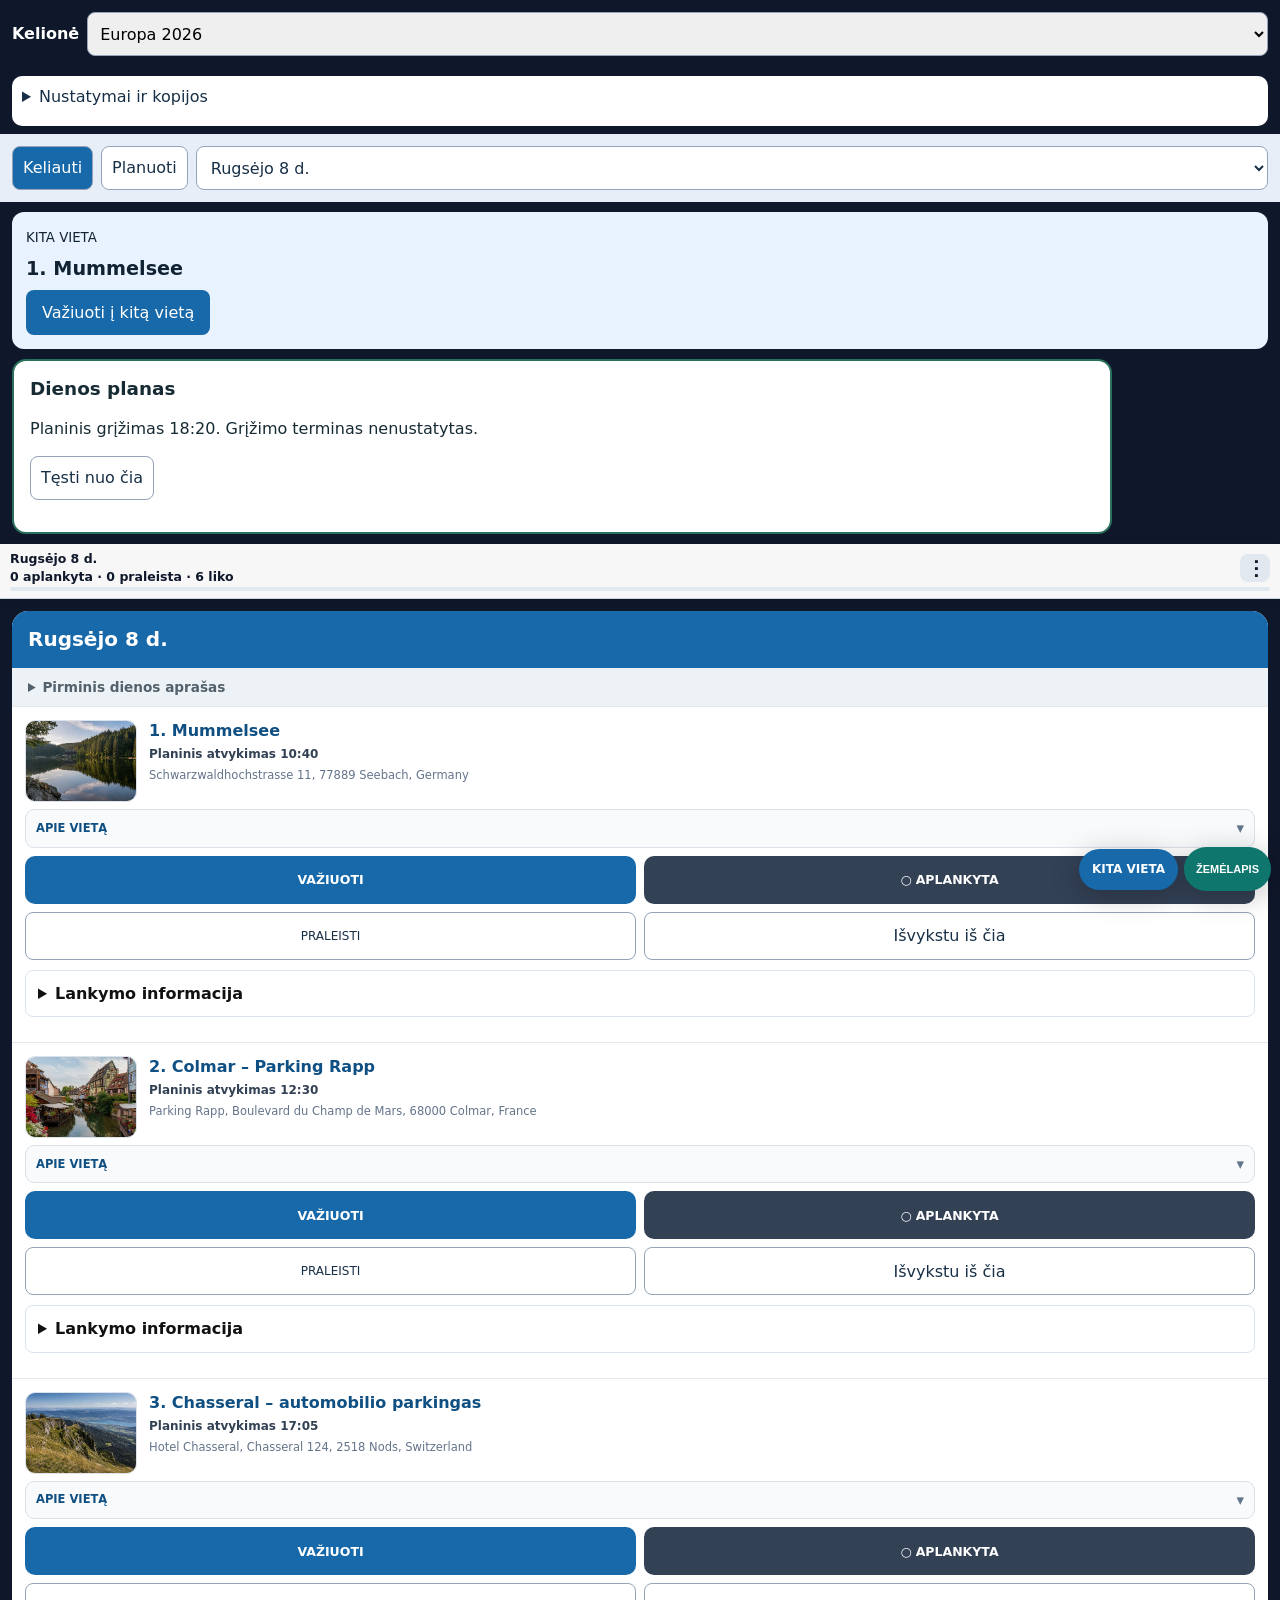
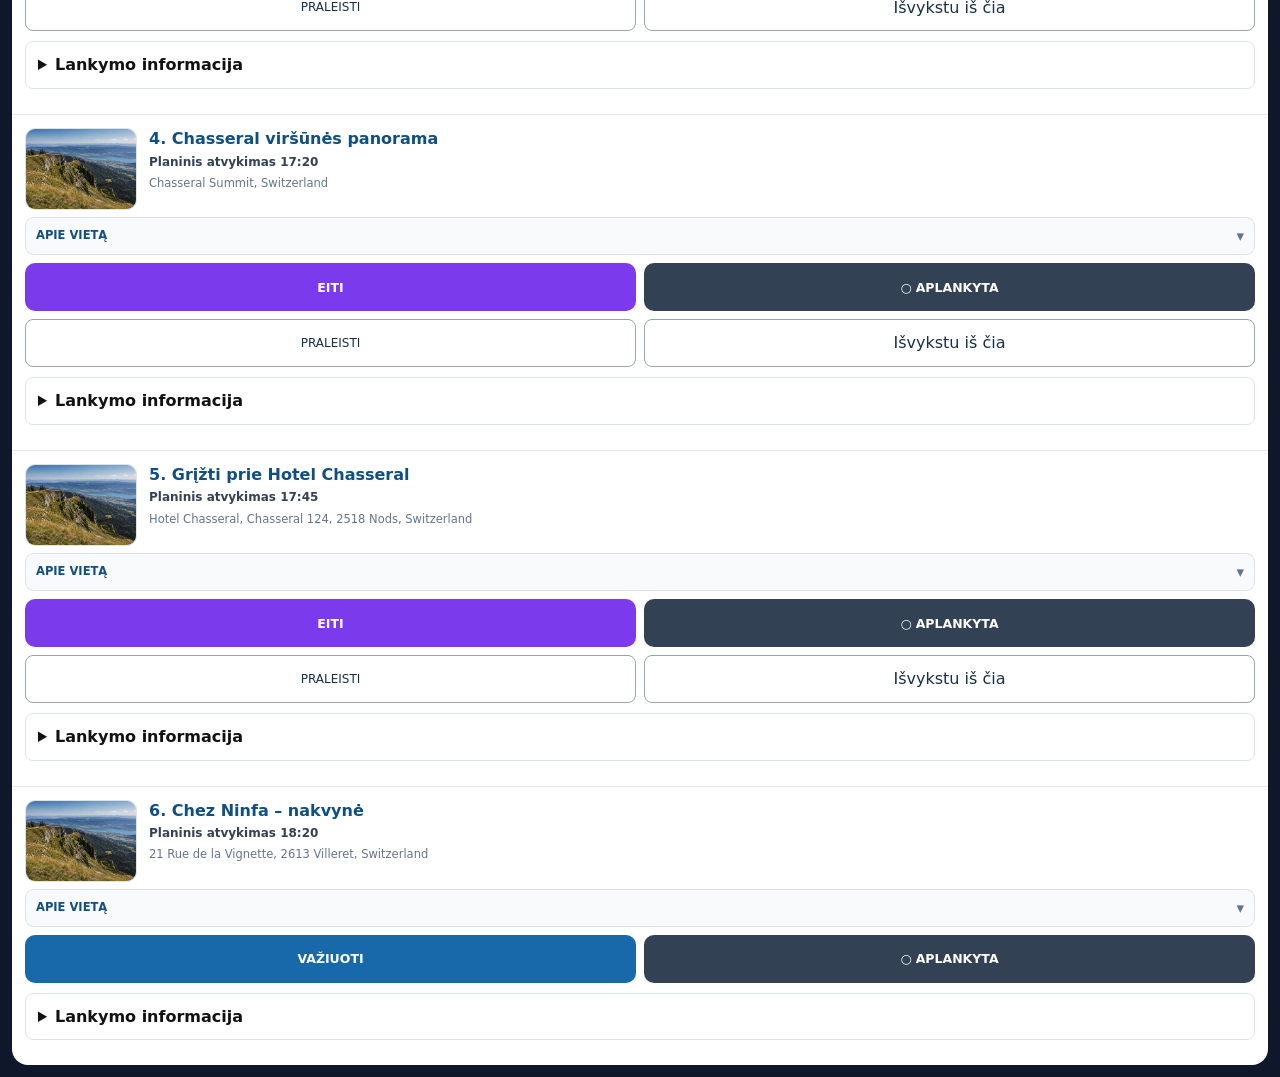
<file: index.html>
<!DOCTYPE html>

<html lang="lt"><head><meta charset="utf-8"/><meta content="width=device-width, initial-scale=1, viewport-fit=cover" name="viewport"/><title>Kelionės navigacija</title>
<meta content="#1769aa" name="theme-color"/>
<meta content="yes" name="apple-mobile-web-app-capable"/>
<meta content="default" name="apple-mobile-web-app-status-bar-style"/>
<meta content="Kelionė 2026" name="apple-mobile-web-app-title"/>
<link href="./manifest.webmanifest" rel="manifest"/>
<link href="./icon.svg" rel="icon" type="image/svg+xml"/>
<style>
*{box-sizing:border-box}html{scroll-behavior:smooth}body{font-family:system-ui,-apple-system,Segoe UI,Roboto,sans-serif;background:#0f172a;color:#111;margin:0;line-height:1.35}.index{display:flex;gap:6px;overflow:auto;padding:10px 12px;background:#111827;position:sticky;top:0;z-index:10}.index a{white-space:nowrap;background:#243244;color:white;padding:9px 12px;border-radius:20px;text-decoration:none;font-weight:700;font-size:13px}.day{background:white;margin:12px;border-radius:16px;overflow:hidden}.day h2{margin:0;padding:15px 16px;background:#1769aa;color:white;font-size:20px}.sub{padding:10px 16px;background:#edf2f7;font-weight:650;font-size:13px}.step{padding:13px 13px 15px;border-top:1px solid #e5e7eb}.step-grid{display:flex;gap:12px;align-items:flex-start}.step-grid>div{flex:1;min-width:0}.photo{flex:0 0 112px}.photo{width:112px;height:82px;object-fit:cover;border-radius:10px;background:#e2e8f0;border:1px solid #dbe2ea}.title{font-size:16px;font-weight:800;color:#0f4f82;margin:0 0 4px}.meta{font-size:12px;margin:2px 0 6px;color:#334155;font-weight:700}.desc{font-size:12.5px;color:#334155;margin:0 0 7px}.addr{color:#64748b;font-size:11.5px;margin:5px 0 9px}.note{font-size:11.5px;color:#7c2d12;background:#fff7ed;border-left:3px solid #f97316;padding:7px 8px;margin:6px 0}.btn{display:block;text-align:center;padding:13px 10px;border-radius:11px;background:#1769aa;color:#fff;text-decoration:none;font-weight:800;font-size:15px;margin-top:10px}.walk{background:#7c3aed}.orange{background:#d97706}@media(max-width:420px){.photo{width:102px;height:76px;flex-basis:102px}.title{font-size:15px}.desc{font-size:12px}}@media print{html,body{width:108mm;background:#fff}@page{size:108mm 240mm;margin:0}.index{display:none}.day{margin:0 4mm 4mm;border-radius:8px;break-before:page}.step{break-inside:avoid;padding:10px}.step-grid{display:flex;gap:3mm}.photo{width:31mm;height:23mm;flex:0 0 31mm;border-radius:2mm}.day h2{font-size:17px;padding:10px 12px}.sub{font-size:10.5px;padding:7px 12px}.title{font-size:12px}.meta{font-size:9px}.desc{font-size:9px;line-height:1.28}.addr{font-size:8px}.note{font-size:8px}.btn{padding:8px;font-size:10.5px;margin-top:6px;border-radius:6px}}
</style>

<link href="./app-v5.css" rel="stylesheet"/><link href="./trips.css" rel="stylesheet"/></head><body><header class="trip-picker"><label for="tripSelect">Kelionė</label><select id="tripSelect"><option value="europe-2026">Europa 2026</option><option value="alanya-2026">Alanija 2026</option></select><button id="exportBackup" type="button">Atsarginė kopija</button></header><main id="tripRoot">Įkeliamas kelionės planas…</main><script defer src="./trip-core.js"></script><script defer src="./ux.js"></script><script defer src="./timing.js"></script><script defer src="./backup.js"></script><script defer src="./planner.js"></script><script defer src="./trip-bootstrap.js"></script></body></html>
</file>
<file: app-v5.css>
:root{--index-h:50px;--active-h:45px;--safe-bottom:env(safe-area-inset-bottom,0px)}
/* kompaktiškas sticky progresas */
.index{scrollbar-width:none}.index::-webkit-scrollbar{display:none}
.index a{transition:background .18s ease,box-shadow .18s ease,color .18s ease;padding:8px 11px}
.index a.partial{background:#1d4ed8}.index a.complete{background:#16a34a}
.index a.active{box-shadow:inset 0 0 0 2px #fbbf24,0 0 0 1px rgba(255,255,255,.15)}
.active-day-bar{position:sticky;top:var(--index-h);z-index:19;background:rgba(255,255,255,.97);backdrop-filter:blur(10px);border-bottom:1px solid #cbd5e1;box-shadow:0 2px 8px rgba(15,23,42,.08);padding:6px 10px 7px;color:#0f172a}
.active-day-main{display:flex;align-items:center;gap:7px;min-height:28px}
.active-day-summary{font-size:12.5px;font-weight:900;min-width:0;flex:1;white-space:nowrap;overflow:hidden;text-overflow:ellipsis}
.active-day-summary .day-name{color:#0f4f82}.active-day-summary .overall{color:#475569}.active-day-summary .pct{color:#15803d}
.active-day-track{height:4px;background:#e2e8f0;border-radius:99px;overflow:hidden}.active-day-fill{height:100%;width:0;background:#16a34a;transition:width .2s ease}
.menu-wrap{position:relative;flex:0 0 auto}.menu-btn{width:30px;height:28px;border:0;border-radius:8px;background:#e2e8f0;color:#0f172a;font-size:20px;line-height:24px;font-weight:900;cursor:pointer}
.quick-menu{position:absolute;right:0;top:34px;width:218px;background:#fff;border:1px solid #cbd5e1;border-radius:12px;box-shadow:0 10px 28px rgba(15,23,42,.22);padding:6px;display:none;z-index:80}
.quick-menu.open{display:block}.quick-menu button{display:block;width:100%;border:0;background:#fff;text-align:left;padding:10px;border-radius:8px;font:700 12px system-ui;color:#0f172a;cursor:pointer}.quick-menu button:active{background:#f1f5f9}.quick-menu .muted{color:#64748b;font-weight:650}
.offline-toast{position:fixed;left:50%;bottom:calc(64px + var(--safe-bottom));transform:translateX(-50%);z-index:120;max-width:90vw;background:#0f172a;color:#fff;border-radius:999px;padding:9px 13px;font:750 11px system-ui;box-shadow:0 8px 24px rgba(0,0,0,.26);opacity:0;pointer-events:none;transition:opacity .2s}.offline-toast.show{opacity:1}

/* kortelės: aprašymas suskleistas, veiksmai vienoje eilėje */
.step{scroll-margin-top:calc(var(--index-h) + var(--active-h) + 10px)}
.step-grid{margin-bottom:7px}.step-grid>div{min-width:0}
.desc{margin:0}.addr{margin:5px 0 4px}
.stop-details{margin:7px 0 0;border:1px solid #dbe2ea;border-radius:9px;background:#f8fafc;overflow:hidden}
.stop-details summary{list-style:none;cursor:pointer;padding:8px 10px;font-size:11.5px;font-weight:900;color:#0f4f82;display:flex;align-items:center;justify-content:space-between}
.stop-details summary::-webkit-details-marker{display:none}.stop-details summary:after{content:'▾';font-size:15px;color:#64748b}.stop-details[open] summary:after{content:'▴'}
.stop-details-body{padding:0 10px 10px;font-size:12px;color:#334155;line-height:1.42}
.stop-details-body p{margin:0 0 7px}.practical{background:#fff;border-left:3px solid #0f766e;padding:7px 8px;border-radius:0 7px 7px 0;color:#334155}.practical strong{color:#0f766e}
.step-actions{display:grid;grid-template-columns:minmax(0,1fr) minmax(0,1fr);gap:8px;margin-top:8px}
.step-actions .btn,.visit-btn{margin:0!important;min-width:0;width:100%;display:flex;align-items:center;justify-content:center;min-height:42px;padding:10px 7px;border-radius:10px;border:0;text-align:center;text-decoration:none;font:850 12.5px system-ui,-apple-system,Segoe UI,Roboto,sans-serif;cursor:pointer}
.step-actions .btn{background:#1769aa;color:#fff}.step-actions .btn.walk{background:#7c3aed}
.visit-btn{background:#334155;color:#fff}.step.visited{background:#f0fdf4}.step.visited .visit-btn{background:#15803d}.step.visited .title:before{content:'✓ ';color:#15803d}.step.visited .step-grid{opacity:.76}

/* plaukiojantis valdymas */
.fab-dock{position:fixed;right:9px;bottom:calc(9px + var(--safe-bottom));z-index:40;display:flex;align-items:center;gap:6px;filter:drop-shadow(0 5px 14px rgba(0,0,0,.24))}
.next-fab{border:0;border-radius:999px;background:#1769aa;color:#fff;padding:11px 13px;min-height:41px;font:850 12px system-ui;cursor:pointer;white-space:nowrap}.next-fab:active{transform:translateY(1px)}
.map-fab{width:41px;height:41px;flex:0 0 41px;border:0;border-radius:999px;background:#0f766e;color:#fff;font-size:19px;line-height:41px;text-align:center;padding:0;cursor:pointer}.map-fab:active{transform:translateY(1px)}
.focus-step{outline:3px solid #38bdf8;outline-offset:-3px}

/* pilno ekrano progreso žemėlapis */
.map-dialog{position:fixed;inset:0;width:100%;height:100%;max-width:none;max-height:none;margin:0;padding:0;border:0;background:#f8fafc;color:#0f172a}
.map-dialog::backdrop{background:rgba(2,6,23,.55)}.map-shell{height:100dvh;display:flex;flex-direction:column}
.map-head{background:#0f172a;color:#fff;padding:calc(8px + env(safe-area-inset-top,0px)) 10px 8px;display:flex;align-items:center;gap:8px}
.map-head strong{font-size:15px;flex:1}.map-close{width:34px;height:34px;border:0;border-radius:9px;background:#334155;color:#fff;font-size:21px;cursor:pointer}
.map-tabs{display:grid;grid-template-columns:1fr 1fr 1fr;gap:5px;padding:7px 8px;background:#fff;border-bottom:1px solid #e2e8f0}
.map-tabs button{border:1px solid #cbd5e1;background:#fff;border-radius:8px;padding:8px 4px;font:850 11px system-ui;color:#334155}.map-tabs button.active{background:#1769aa;color:#fff;border-color:#1769aa}
#tripMap{flex:1;min-height:260px;background:#dbeafe;position:relative}.map-loading{position:absolute;left:50%;top:12px;transform:translateX(-50%);z-index:1000;background:rgba(15,23,42,.9);color:#fff;padding:7px 10px;border-radius:999px;font:750 10.5px system-ui;pointer-events:none}
.map-stats{background:#fff;border-top:1px solid #cbd5e1;padding:8px 10px calc(8px + var(--safe-bottom));display:grid;grid-template-columns:1fr 1fr;gap:5px 12px;font-size:11.5px}
.map-stats b{font-size:13px}.map-legend{grid-column:1/-1;color:#64748b;font-size:10px;line-height:1.25}
.route-marker{width:28px;height:28px;border-radius:50%;display:flex;align-items:center;justify-content:center;border:2px solid #fff;box-shadow:0 2px 7px rgba(0,0,0,.35);font:900 10px system-ui;color:#fff}.route-marker.done{background:#16a34a}.route-marker.todo{background:#1769aa}.route-marker.next{background:#d97706}.route-marker.walk{outline:2px solid #7c3aed}
.gps-marker{width:18px;height:18px;border-radius:50%;background:#2563eb;border:4px solid #fff;box-shadow:0 0 0 4px rgba(37,99,235,.25)}
.leaflet-popup-content{font:12px/1.35 system-ui}.leaflet-control-attribution{font-size:9px!important}

/* mažas ekranas */
@media(max-width:420px){
  .day{margin:8px}.step{padding:10px 10px 12px}.photo{width:96px;height:72px;flex-basis:96px}.title{font-size:14.5px}.meta{font-size:11.5px}.addr{font-size:10.8px}.active-day-bar{padding-left:8px;padding-right:8px}
  .step-actions .btn,.visit-btn{min-height:40px;font-size:11.7px;padding:9px 5px}.fab-dock{right:7px}.next-fab{padding:10px 11px;font-size:11.5px}.map-fab{width:39px;height:39px;flex-basis:39px;line-height:39px}
}
@media print{.fab-dock,.visit-btn,.active-day-bar,.map-dialog,.stop-details summary{display:none!important}.stop-details{border:0;background:transparent}.stop-details-body{display:block!important;padding:0}.step.visited .step-grid{opacity:1}.step.visited{background:#fff}.step.visited .title:before{content:''}}
</file>
<file: trips.css>
.trip-picker{display:flex;align-items:center;gap:8px;flex-wrap:wrap;padding:12px;color:#fff;background:#0f172a}.trip-picker label{font-weight:700}.trip-picker select,.trip-picker button{font:inherit;min-height:44px;border-radius:8px;padding:8px;border:1px solid #94a3b8}.trip-picker select{flex:1;min-width:140px}.trip-picker button{background:#fff;color:#123}.trip-notice{margin:12px;padding:12px;border-radius:10px;background:#fff4d6;color:#583e0a;font-size:14px}.step-actions a,.step-actions button{min-height:48px}#tripRoot{color:#111}button:focus-visible,a:focus-visible,select:focus-visible{outline:3px solid #f59e0b;outline-offset:3px}
[hidden]{display:none!important}.mode-bar{display:flex;gap:8px;flex-wrap:wrap;padding:12px;background:#e8eef7}.mode-bar button,.mode-bar select,.planning-panel button,.planner-actions button,.skip-btn,.place-dialog button{font:inherit;min-height:44px;padding:10px;border:1px solid #94a3b8;border-radius:8px;background:white;color:#183047}.mode-bar button[aria-pressed=true]{background:#1769aa;color:white}.mode-bar select{flex:1;min-width:170px}.return-link{flex-basis:100%;font-weight:700;padding:8px;color:#125586}.planning-panel{padding:14px;background:white;margin:12px;border-radius:12px}.planning-panel h2{font-size:18px}.wish-row{display:flex;justify-content:space-between;align-items:center;gap:8px;padding:10px 0;border-top:1px solid #ddd}.planner-actions{display:flex;gap:6px;flex-wrap:wrap;margin-top:10px}body[data-mode=travel] .planner-actions{display:none}.planner-status:empty{display:none}.planner-status{background:#fff4d6;color:#51390b;padding:10px;margin:12px}.skipped{background:#f1f5f9}.skipped .title{text-decoration:line-through;color:#64748b}.step-actions{flex-wrap:wrap}.skip-btn{flex-basis:100%;font-size:12px}.place-dialog{width:min(94vw,520px);max-height:90vh;overflow:auto;border:0;border-radius:14px;padding:20px}.place-dialog::backdrop{background:#0008}.place-dialog label{display:block;margin:12px 0;font-weight:600}.place-dialog input,.place-dialog select,.place-dialog textarea{display:block;width:100%;font:inherit;min-height:44px;padding:8px;border:1px solid #94a3b8;border-radius:6px;margin-top:5px}.place-dialog p{font-size:13px;color:#475569}.place-dialog button{margin-right:8px}.index{display:none}body[data-mode=travel] .step.visited .step-grid,body[data-mode=travel] .step.skipped .step-grid{opacity:.7}
.active-day-summary{white-space:pre-line;overflow:visible;text-overflow:clip;line-height:1.5}.map-fab{width:auto;flex:0 0 auto;padding:0 12px;font-size:11px;font-weight:800;min-height:44px}.step-actions .skip-btn{flex-basis:100%}.mode-bar select{max-width:100%}
.timing-panel{max-width:1100px;margin:16px auto;padding:16px;border:2px solid #29705c;border-radius:14px;background:#fff;color:#172b34}.timing-panel h2{font-size:1.15rem;margin-top:0}.timing-panel[data-status=incomplete],.timing-panel[data-status=low-buffer]{border-color:#ad7915}.timing-panel[data-status=late]{border-color:#bb3838}.timing-source{font-size:.85rem;color:#52616b}.timing-actions{display:flex;flex-wrap:wrap;gap:8px}.timing-panel button{padding:10px;min-height:44px;cursor:pointer}.timing-panel details{margin-top:14px}.timing-panel summary{cursor:pointer;padding:8px 0}.timing-panel details label{display:grid;gap:6px;margin:12px 0;overflow-wrap:anywhere}.timing-panel input{max-width:100%;width:110px;padding:9px;font:inherit}.timing-panel small{color:#52616b}.place-dialog input[type=checkbox]{width:auto}.trip-picker{flex-wrap:wrap}@media(max-width:600px){.timing-panel{margin:10px;padding:12px}}

.timing-panel button{font:inherit;border:1px solid #94a3b8;border-radius:8px;background:#fff;color:#183047}
.trip-tools{margin:8px 12px;color:#183047;background:#fff;border-radius:10px;padding:10px}.trip-tools summary{cursor:pointer;min-height:30px}.trip-tools button,.depart-btn,.save-status button{font:inherit;padding:10px;min-height:44px;border:1px solid #94a3b8;border-radius:8px;background:#fff;color:#183047}.trip-tools button{margin:4px}.trip-tools label{display:grid;gap:6px;margin:12px 0;overflow-wrap:anywhere}.trip-tools input{font:inherit;width:110px;padding:8px;max-width:100%}.next-place{margin:10px 12px;padding:14px;background:#e8f3ff;color:#123;border-radius:12px}.next-place h2{font-size:1.2rem;margin:8px 0;overflow-wrap:anywhere}.next-link{display:inline-block;padding:12px 16px;background:#1769aa;color:#fff;text-decoration:none;border-radius:8px;min-height:44px;box-sizing:border-box}.save-status{margin:8px 12px;color:#173f32;background:#e4f5ed;padding:10px;border-radius:8px}.save-status:empty{display:none}.save-status button{margin-left:8px}.place-facts{padding:12px;border:1px solid #dae2ed;border-radius:8px;margin:10px 0}.place-facts summary{cursor:pointer;font-weight:600}.place-facts dt{font-weight:bold;margin-top:10px}.place-facts dd{margin:4px 0;overflow-wrap:anywhere}.place-facts a{display:block;margin:12px 0;min-height:30px}.original-time,.original-day{font-size:.85rem;color:#52616b}.depart-btn{flex-basis:100%}.offline-state{font-size:.9rem}body[data-mode=travel] .return-link{display:none}.timing-panel{margin:10px 12px}.timing-panel h2{overflow-wrap:anywhere}.trip-tools details{margin-top:12px}
</file>
